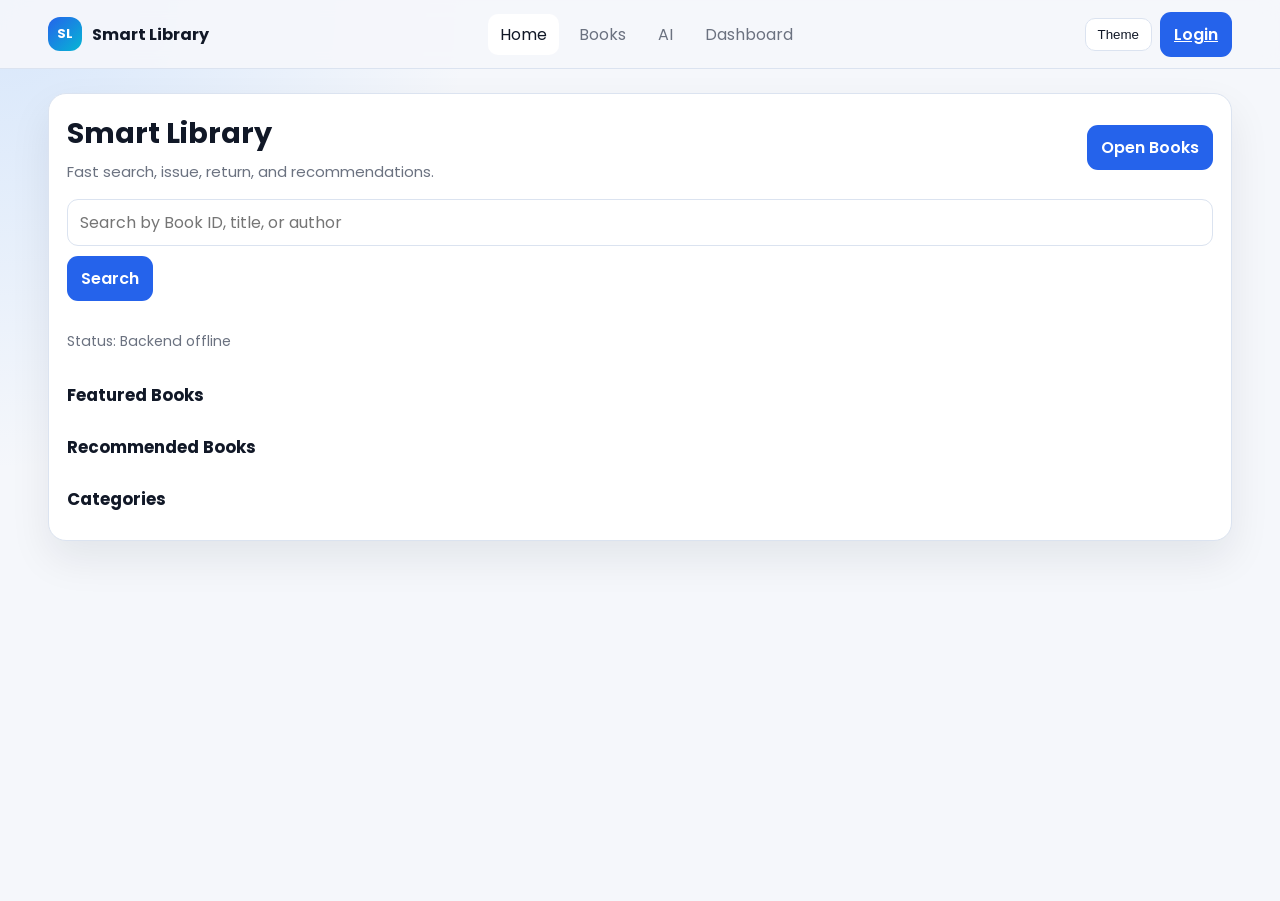
<file: frontend/index.html>
<!DOCTYPE html>
<html lang="en">
<head>
    <meta charset="UTF-8">
    <meta name="viewport" content="width=device-width, initial-scale=1.0">
    <title>Smart Library</title>
    <link rel="preconnect" href="https://fonts.googleapis.com">
    <link rel="preconnect" href="https://fonts.gstatic.com" crossorigin>
    <link href="https://fonts.googleapis.com/css2?family=Poppins:wght@400;500;600;700&display=swap" rel="stylesheet">
    <link rel="stylesheet" href="style.css">
</head>
<body>
    <header class="navbar"></header>

    <main class="app-shell">
        <section class="card grid" style="gap:16px;">
            <div class="row">
                <div>
                    <h1 class="title">Smart Library</h1>
                    <p class="subtext">Fast search, issue, return, and recommendations.</p>
                </div>
                <div class="actions">
                    <button class="btn btn-primary" id="goBooksBtn" type="button">Open Books</button>
                </div>
            </div>

            <form id="globalSearchForm" class="row" style="align-items:stretch;">
                <input class="input" id="globalSearchInput" type="text" placeholder="Search by Book ID, title, or author">
                <button class="btn btn-primary" type="submit">Search</button>
            </form>

            <p class="small">Status: <span id="homeStatus">Loading...</span></p>

            <section>
                <h2 class="section-title">Featured Books</h2>
                <div id="featuredBooks"></div>
            </section>

            <section>
                <h2 class="section-title">Recommended Books</h2>
                <div id="recommendedBooks"></div>
            </section>

            <section>
                <h2 class="section-title">Categories</h2>
                <div id="categories" class="actions"></div>
            </section>
        </section>
    </main>

    <script src="assets/js/nav-auth.js"></script>
    <script src="assets/js/book-card.js"></script>
    <script src="script.js"></script>
</body>
</html>
</file>
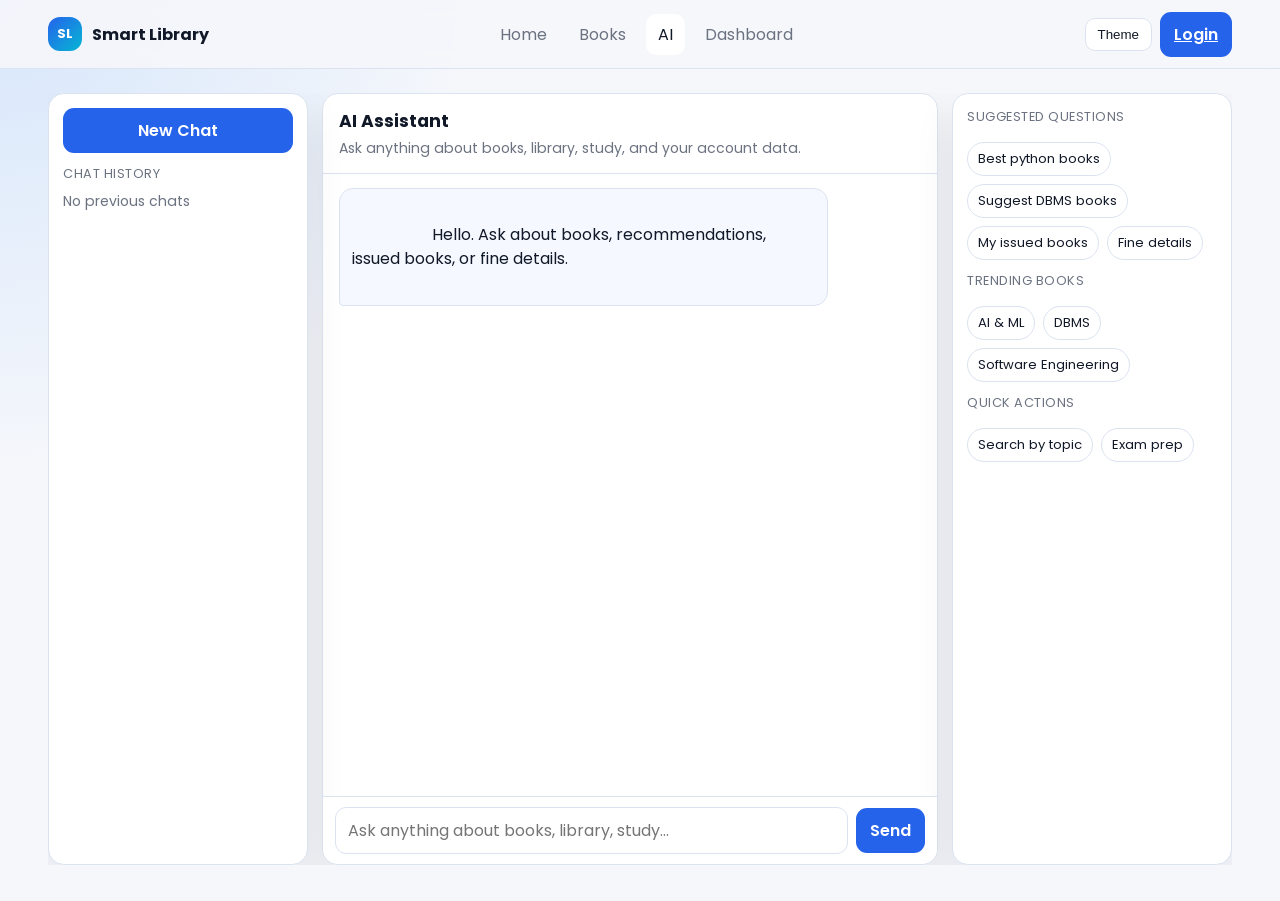
<file: frontend/pages/ai-features.html>
<!DOCTYPE html>
<html lang="en">
<head>
    <meta charset="UTF-8">
    <meta name="viewport" content="width=device-width, initial-scale=1.0">
    <title>AI Features | Smart Library</title>
    <link rel="preconnect" href="https://fonts.googleapis.com">
    <link rel="preconnect" href="https://fonts.gstatic.com" crossorigin>
    <link href="https://fonts.googleapis.com/css2?family=Poppins:wght@400;500;600;700&display=swap" rel="stylesheet">
    <link rel="stylesheet" href="../style.css">
    <style>
        html,
        body.ai-assistant-page {
            height: 100%;
            overflow: hidden;
        }

        body.ai-assistant-page .app-shell {
            height: calc(100vh - 68px);
            min-height: 0;
            overflow: hidden;
        }

        .ai-assistant-shell {
            height: 100%;
            min-height: 0;
            display: grid;
            grid-template-columns: 260px minmax(0, 1fr) 280px;
            gap: 14px;
            overflow: hidden;
        }

        .ai-panel {
            background: var(--surface);
            border: 1px solid var(--border);
            border-radius: 16px;
            box-shadow: var(--shadow);
        }

        .ai-left {
            padding: 14px;
            display: grid;
            grid-template-rows: auto 1fr;
            gap: 12px;
            min-height: 0;
            height: 100%;
            position: sticky;
            top: 0;
            overflow: hidden;
        }

        .ai-new-chat {
            width: 100%;
        }

        .ai-sidebar-block {
            min-height: 0;
            overflow-y: auto;
        }

        .ai-sidebar-label {
            margin: 0 0 8px;
            font-size: 0.8rem;
            text-transform: uppercase;
            letter-spacing: 0.04em;
            color: var(--text-muted);
        }

        .ai-history-list {
            list-style: none;
            margin: 0;
            padding: 0;
            display: grid;
            gap: 6px;
        }

        .ai-history-item {
            width: 100%;
            border: 1px solid var(--border);
            border-radius: 10px;
            background: transparent;
            color: var(--text);
            font: inherit;
            text-align: left;
            padding: 8px 10px;
            cursor: pointer;
        }

        .ai-history-item:hover {
            background: var(--surface-soft);
        }

        .ai-main {
            padding: 0;
            height: 100%;
            min-height: 0;
            display: grid;
            grid-template-rows: auto 1fr auto;
            overflow: hidden;
        }

        .ai-main-head {
            border-bottom: 1px solid var(--border);
            padding: 14px 16px;
        }

        .ai-main-head h1 {
            margin: 0;
            font-size: 1.08rem;
        }

        .ai-main-head p {
            margin: 4px 0 0;
            color: var(--text-muted);
            font-size: 0.88rem;
        }

        .ai-messages {
            padding: 14px 16px;
            overflow-y: auto;
            scroll-behavior: smooth;
            display: grid;
            gap: 10px;
            align-content: start;
            min-height: 0;
        }

        .ai-row {
            display: flex;
        }

        .ai-row-user {
            justify-content: flex-end;
        }

        .ai-row-assistant {
            justify-content: flex-start;
        }

        .ai-bubble {
            max-width: min(720px, 84%);
            border-radius: 14px;
            padding: 10px 12px;
            line-height: 1.5;
            border: 1px solid var(--border);
            white-space: pre-wrap;
            word-break: break-word;
        }

        .ai-bubble-user {
            background: var(--primary);
            border-color: color-mix(in srgb, var(--primary) 70%, var(--border));
            color: #fff;
            border-bottom-right-radius: 4px;
        }

        .ai-bubble-assistant {
            background: color-mix(in srgb, var(--surface-soft) 56%, var(--surface));
            border-bottom-left-radius: 4px;
        }

        .ai-book-list,
        .ai-fine-list {
            margin-top: 8px;
            display: grid;
            gap: 8px;
        }

        .ai-mini-card {
            border: 1px solid var(--border);
            border-radius: 10px;
            padding: 8px 10px;
            background: color-mix(in srgb, var(--surface) 90%, transparent);
        }

        .ai-mini-card strong {
            display: block;
            margin-bottom: 2px;
        }

        .ai-input-wrap {
            border-top: 1px solid var(--border);
            padding: 10px 12px;
            position: sticky;
            bottom: 0;
            background: var(--surface);
            z-index: 2;
        }

        .ai-input-row {
            display: grid;
            grid-template-columns: minmax(0, 1fr) auto;
            gap: 8px;
            align-items: center;
        }

        .ai-chat-input {
            width: 100%;
        }

        .ai-right {
            padding: 14px;
            display: grid;
            gap: 12px;
            align-content: start;
            height: 100%;
            position: sticky;
            top: 0;
            overflow-y: auto;
        }

        .ai-right-group {
            display: grid;
            gap: 8px;
        }

        .ai-chip-list {
            display: flex;
            gap: 8px;
            flex-wrap: wrap;
        }

        .ai-chip {
            border: 1px solid var(--border);
            border-radius: 999px;
            background: transparent;
            color: var(--text);
            font: inherit;
            font-size: 0.82rem;
            padding: 6px 10px;
            cursor: pointer;
        }

        .ai-chip:hover {
            background: var(--surface-soft);
        }

        @media (max-width: 1080px) {
            .ai-assistant-shell {
                grid-template-columns: 220px minmax(0, 1fr);
            }

            .ai-right {
                display: none;
            }
        }

        @media (max-width: 768px) {
            html,
            body.ai-assistant-page {
                overflow: auto;
            }

            body.ai-assistant-page .app-shell {
                height: auto;
                overflow: visible;
            }

            .ai-assistant-shell {
                grid-template-columns: 1fr;
                height: auto;
                overflow: visible;
            }

            .ai-left {
                order: 2;
                min-height: 280px;
                position: static;
            }

            .ai-main {
                order: 1;
                min-height: calc(100vh - 210px);
            }
        }
    </style>
</head>
<body class="ai-assistant-page">
    <header class="navbar"></header>

    <main class="app-shell">
        <section class="ai-assistant-shell">
            <aside class="ai-panel ai-left">
                <button id="aiNewChatBtn" class="btn btn-primary ai-new-chat" type="button">New Chat</button>
                <div class="ai-sidebar-block">
                    <p class="ai-sidebar-label">Chat History</p>
                    <ul id="aiHistoryList" class="ai-history-list"></ul>
                </div>
            </aside>

            <section class="ai-panel ai-main">
                <div class="ai-main-head">
                    <h1>AI Assistant</h1>
                    <p id="aiStatusText">Ask anything about books, library, study, and your account data.</p>
                </div>
                <div id="aiMessages" class="ai-messages"></div>
                <form id="aiChatForm" class="ai-input-wrap">
                    <div class="ai-input-row">
                        <input
                            id="aiChatInput"
                            class="input ai-chat-input"
                            type="text"
                            placeholder="Ask anything about books, library, study..."
                            autocomplete="off"
                            required
                        >
                        <button id="aiSendBtn" class="btn btn-primary" type="submit">Send</button>
                    </div>
                </form>
            </section>

            <aside class="ai-panel ai-right">
                <section class="ai-right-group">
                    <p class="ai-sidebar-label">Suggested Questions</p>
                    <div class="ai-chip-list">
                        <button class="ai-chip" type="button" data-ai-prompt="Best python books">Best python books</button>
                        <button class="ai-chip" type="button" data-ai-prompt="Suggest DBMS books">Suggest DBMS books</button>
                        <button class="ai-chip" type="button" data-ai-prompt="My issued books">My issued books</button>
                        <button class="ai-chip" type="button" data-ai-prompt="Fine details">Fine details</button>
                    </div>
                </section>
                <section class="ai-right-group">
                    <p class="ai-sidebar-label">Trending Books</p>
                    <div class="ai-chip-list">
                        <button class="ai-chip" type="button" data-ai-prompt="Show trending AI books">AI & ML</button>
                        <button class="ai-chip" type="button" data-ai-prompt="Show trending DBMS books">DBMS</button>
                        <button class="ai-chip" type="button" data-ai-prompt="Recommend software engineering books">Software Engineering</button>
                    </div>
                </section>
                <section class="ai-right-group">
                    <p class="ai-sidebar-label">Quick Actions</p>
                    <div class="ai-chip-list">
                        <button class="ai-chip" type="button" data-ai-prompt="Search books on data structures">Search by topic</button>
                        <button class="ai-chip" type="button" data-ai-prompt="Suggest books for exam preparation">Exam prep</button>
                    </div>
                </section>
            </aside>
        </section>
    </main>

    <script src="../assets/js/nav-auth.js"></script>
    <script src="../assets/js/ai-features.js"></script>
</body>
</html>
</file>
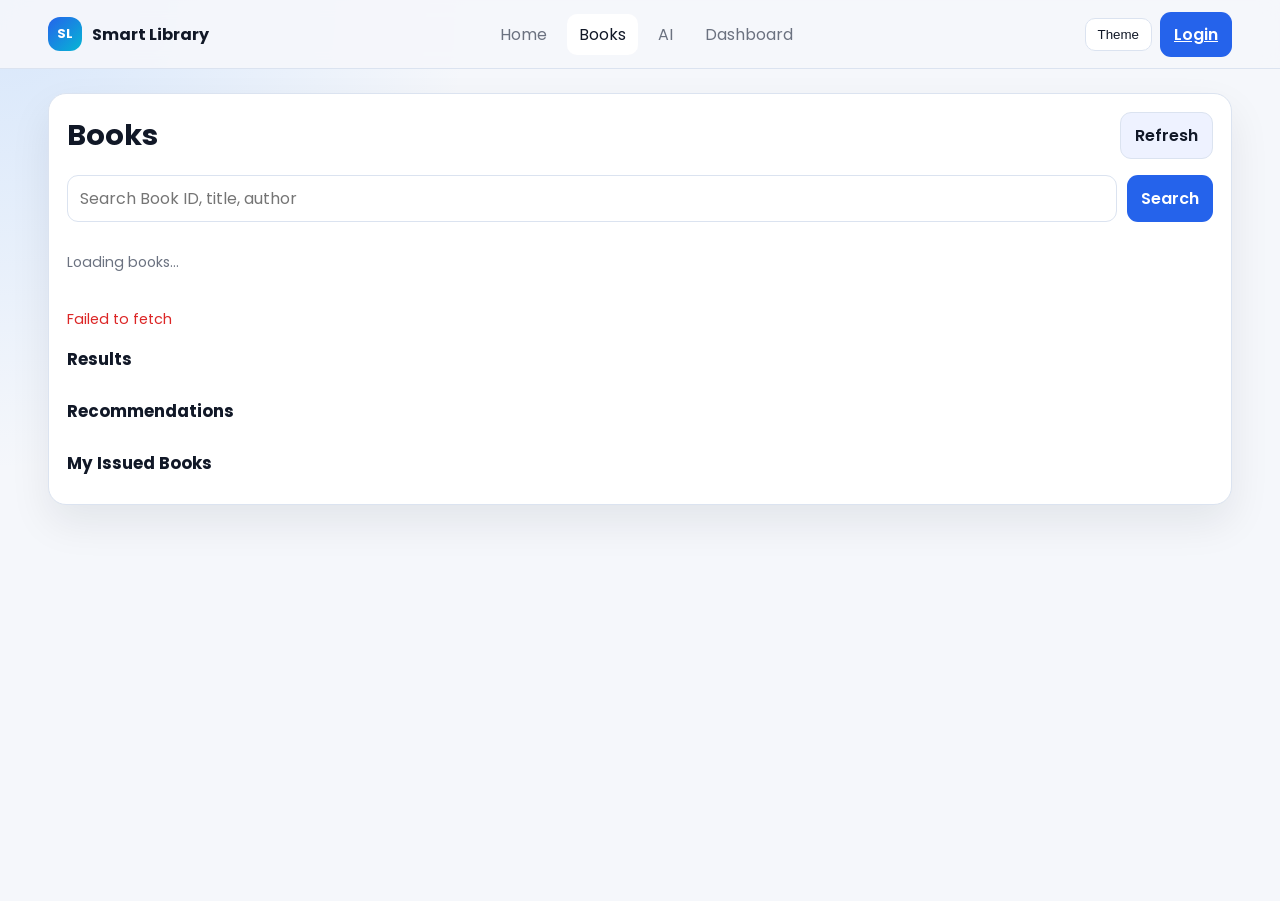
<file: frontend/pages/books.html>
<!DOCTYPE html>
<html lang="en">
<head>
    <meta charset="UTF-8">
    <meta name="viewport" content="width=device-width, initial-scale=1.0">
    <title>Books | Smart Library</title>
    <link rel="preconnect" href="https://fonts.googleapis.com">
    <link rel="preconnect" href="https://fonts.gstatic.com" crossorigin>
    <link href="https://fonts.googleapis.com/css2?family=Poppins:wght@400;500;600;700&display=swap" rel="stylesheet">
    <link rel="stylesheet" href="../style.css">
</head>
<body>
    <header class="navbar"></header>

    <main class="app-shell">
        <section class="card grid" style="gap:16px;">
            <div class="row">
                <h1 class="title">Books</h1>
                <div class="actions">
                    <button class="btn btn-secondary" id="refreshButton" type="button">Refresh</button>
                </div>
            </div>

            <form id="searchForm" class="row" style="align-items:stretch;">
                <div class="search-input-wrap">
                    <input class="input" id="searchInput" type="text" placeholder="Search Book ID, title, author" autocomplete="off" required>
                    <div id="searchSuggestions" class="search-suggestions" style="display:none;"></div>
                </div>
                <button class="btn btn-primary" type="submit">Search</button>
            </form>

            <p class="small" id="booksStatus">Loading...</p>
            <p class="form-message" id="booksActionMessage"></p>

            <section>
                <h2 class="section-title">Results</h2>
                <div id="booksContainer"></div>
            </section>

            <section>
                <h2 class="section-title">Recommendations</h2>
                <div id="recommendContainer"></div>
            </section>

            <section>
                <h2 class="section-title">My Issued Books</h2>
                <div id="issuedList"></div>
            </section>

            <section id="adminSection" style="display:none;">
                <h2 class="section-title">Admin Book Controls</h2>
                <form id="addBookForm" class="grid grid-2">
                    <input class="input" name="title" placeholder="Title" required>
                    <input class="input" name="author_name" placeholder="Author" required>
                    <input class="input" name="category" placeholder="Category" value="General">
                    <input class="input" name="published_date" placeholder="Published Date">
                    <input class="input" name="total_copies" type="number" min="1" value="5">
                    <input class="input" name="isbn" placeholder="ISBN">
                    <input class="input" name="cover_url" placeholder="Cover URL">
                    <input class="input" name="description" placeholder="Description">
                    <button class="btn btn-primary" type="submit">Add Book</button>
                </form>
            </section>
        </section>
    </main>

    <section class="modal" id="issueModal">
        <article class="card" style="width:min(480px, 100%);">
            <h3 class="title" style="font-size:1.1rem;">Issue Book</h3>
            <p class="small" id="issueBookTitle">Book</p>
            <form id="issueForm" class="grid">
                <input id="issueBookId" type="hidden">
                <select id="issueStudentId" class="input"></select>
                <input id="issueDate" class="input" type="date" required>
                <input id="dueDate" class="input" type="date" required>
                <div class="actions">
                    <button class="btn btn-secondary" id="cancelIssue" type="button">Cancel</button>
                    <button class="btn btn-primary" type="submit">Confirm</button>
                </div>
            </form>
        </article>
    </section>

    <section class="modal" id="alertModal">
        <article class="card" style="width:min(420px, 100%);">
            <h3 class="title" id="alertModalTitle" style="font-size:1.1rem;">Notification</h3>
            <p class="small" id="alertModalMessage"></p>
            <div class="actions" style="justify-content:flex-end;">
                <button class="btn btn-secondary" id="alertModalCancel" type="button">Cancel</button>
                <button class="btn btn-primary" id="alertModalConfirm" type="button">OK</button>
            </div>
        </article>
    </section>

    <script src="../assets/js/nav-auth.js"></script>
    <script src="../assets/js/book-card.js"></script>
    <script>
        const API_BASE = "https://smart-library-backend-ngj7.onrender.com/api/books";
        const API_STUDENTS = "https://smart-library-backend-ngj7.onrender.com/api/students";

        const currentUser = JSON.parse(localStorage.getItem("smartLibraryUser") || "null");
        const token = localStorage.getItem("smartLibraryToken");
        const isAdminLike = ["admin", "librarian"].includes((currentUser?.role || "").toLowerCase());

        const booksContainer = document.getElementById("booksContainer");
        const recommendContainer = document.getElementById("recommendContainer");
        const issuedList = document.getElementById("issuedList");
        const booksStatus = document.getElementById("booksStatus");
        const booksActionMessage = document.getElementById("booksActionMessage");
        const searchInput = document.getElementById("searchInput");
        const searchSuggestions = document.getElementById("searchSuggestions");
        const alertModal = document.getElementById("alertModal");
        const alertModalTitle = document.getElementById("alertModalTitle");
        const alertModalMessage = document.getElementById("alertModalMessage");
        const alertModalCancel = document.getElementById("alertModalCancel");
        const alertModalConfirm = document.getElementById("alertModalConfirm");

        let students = [];
        let suggestionTimer = null;

        function getHeaders() {
            const headers = { "Content-Type": "application/json" };
            if (token) {
                headers.Authorization = `Bearer ${token}`;
            }
            return headers;
        }

        function showMessage(text, type = "") {
            booksActionMessage.textContent = text;
            booksActionMessage.className = `form-message ${type}`.trim();
        }

        function esc(value) {
            return String(value || "")
                .replace(/&/g, "&amp;")
                .replace(/</g, "&lt;")
                .replace(/>/g, "&gt;")
                .replace(/\"/g, "&quot;")
                .replace(/'/g, "&#39;");
        }

        function bookCard(book, highlightQuery = "") {
            return window.SmartLibraryBookCard.renderBookCard(book, {
                user: currentUser,
                isAdminLike,
                showDelete: true,
                highlightQuery,
            });
        }

        function renderBooks(target, books, highlightQuery = "") {
            if (!books.length) {
                target.innerHTML = '<p class="small">No results found.</p>';
                return;
            }
            target.innerHTML = `<div class="grid books-grid">${books.map((book) => bookCard(book, highlightQuery)).join("")}</div>`;
        }

        function renderIssued(items) {
            if (!items.length) {
                issuedList.innerHTML = '<p class="small">No active issue records.</p>';
                return;
            }
            issuedList.innerHTML = `<div class="grid books-grid">${items.map((item) => `
                <article class="media-card">
                    <div class="media-content grid" style="gap:8px;">
                        <strong>${esc(item.title)}</strong>
                        <p class="small">Due: ${esc(item.due_at)}</p>
                        <div class="actions">
                            <button class="btn btn-secondary" type="button" data-action="return" data-book-id="${item.book_id}" data-transaction-id="${item.transaction_id}">Return</button>
                        </div>
                    </div>
                </article>
            `).join("")}</div>`;
        }

        function hideSuggestions() {
            searchSuggestions.style.display = "none";
            searchSuggestions.innerHTML = "";
        }

        function renderSuggestions(items = [], query = "") {
            if (!query || !items.length) {
                hideSuggestions();
                return;
            }
            searchSuggestions.innerHTML = items
                .map((item) => `<button type="button" class="search-suggestion-item" data-value="${esc(item.value)}">${esc(item.value)}</button>`)
                .join("");
            searchSuggestions.style.display = "block";
        }

        async function loadBooks(refresh = false) {
            booksStatus.textContent = "Loading books...";
            const response = await fetch(refresh ? `${API_BASE}?refresh=true` : API_BASE);
            const result = await response.json();
            if (!response.ok || !result.success) {
                throw new Error(result.message || "Unable to load books.");
            }
            renderBooks(booksContainer, result.data || []);
            booksStatus.textContent = "Ready";
        }

        async function loadRecommendations(query = "") {
            const response = await fetch(`${API_BASE}/recommendations?q=${encodeURIComponent(query)}`);
            const result = await response.json();
            if (!response.ok || !result.success) {
                recommendContainer.innerHTML = '<p class="small">No recommendations.</p>';
                return;
            }
            renderBooks(recommendContainer, result.data || []);
        }

        async function loadIssued() {
            if (!token) {
                issuedList.innerHTML = '<p class="small">Login required.</p>';
                return;
            }
            const response = await fetch(`${API_BASE}/my-issued`, { headers: getHeaders() });
            const result = await response.json();
            if (!response.ok || !result.success) {
                issuedList.innerHTML = `<p class="small">${esc(result.message || "Unable to load issue records.")}</p>`;
                return;
            }
            renderIssued(result.data || []);
        }

        async function loadStudents() {
            if (!isAdminLike || !token) {
                return;
            }
            const response = await fetch(API_STUDENTS, { headers: getHeaders() });
            const result = await response.json();
            students = response.ok && result.success ? (result.data || []) : [];
            const select = document.getElementById("issueStudentId");
            select.innerHTML = students.map((s) => `<option value="${s.id}">${esc(s.name)} (${esc(s.email)})</option>`).join("");
        }

        function openIssueModal(bookId, title) {
            if (!token) {
                showMessage("Please login first.", "error");
                return;
            }
            const modal = document.getElementById("issueModal");
            modal.classList.add("open");
            document.getElementById("issueBookTitle").textContent = title;
            document.getElementById("issueBookId").value = bookId;
            const today = new Date();
            const due = new Date(today);
            due.setDate(due.getDate() + 3);
            document.getElementById("issueDate").value = today.toISOString().slice(0, 10);
            document.getElementById("dueDate").value = due.toISOString().slice(0, 10);

            const select = document.getElementById("issueStudentId");
            if (isAdminLike) {
                select.style.display = "block";
            } else {
                select.style.display = "none";
            }
        }

        function closeIssueModal() {
            document.getElementById("issueModal").classList.remove("open");
        }

        function closeAlertModal() {
            alertModal.classList.remove("open");
        }

        function showAlertModal({
            title = "Notification",
            message = "",
            confirmText = "OK",
            cancelText = "",
            showCancel = false,
            onConfirm = null,
            onCancel = null,
        }) {
            alertModalTitle.textContent = title;
            alertModalMessage.textContent = message;
            alertModalConfirm.textContent = confirmText;
            alertModalCancel.textContent = cancelText || "Cancel";
            alertModalCancel.style.display = showCancel ? "inline-flex" : "none";

            alertModalConfirm.onclick = () => {
                closeAlertModal();
                if (typeof onConfirm === "function") {
                    onConfirm();
                }
            };
            alertModalCancel.onclick = () => {
                closeAlertModal();
                if (typeof onCancel === "function") {
                    onCancel();
                }
            };

            alertModal.classList.add("open");
        }

        function showInfoPopup(message, title = "Notification", confirmText = "OK") {
            return new Promise((resolve) => {
                showAlertModal({
                    title,
                    message,
                    confirmText,
                    showCancel: false,
                    onConfirm: () => resolve(true),
                });
            });
        }

        function showConfirmPopup(message, title = "Confirm", confirmText = "Confirm", cancelText = "Cancel") {
            return new Promise((resolve) => {
                showAlertModal({
                    title,
                    message,
                    confirmText,
                    cancelText,
                    showCancel: true,
                    onConfirm: () => resolve(true),
                    onCancel: () => resolve(false),
                });
            });
        }

        async function processReturn(payload, { skipConfirm = false } = {}) {
            if (!skipConfirm) {
                const confirmed = await showConfirmPopup(
                    "Are you sure you want to return this book?",
                    "Return Book",
                    "Return",
                    "Cancel"
                );
                if (!confirmed) {
                    return;
                }
            }

            const response = await fetch(`${API_BASE}/return`, {
                method: "POST",
                headers: getHeaders(),
                body: JSON.stringify(payload),
            });
            const result = await response.json();
            if (!response.ok || !result.success) {
                throw new Error(result.message || "Return failed.");
            }

            await showInfoPopup("Book returned successfully", "Success");

            const fine = Number(result.data?.fine_amount || 0);
            if (fine > 0) {
                const pay = confirm(`Fine: Rs. ${fine.toFixed(2)}. Pay now?`);
                if (pay) {
                    const payRes = await fetch(`${API_BASE}/pay-fine`, {
                        method: "POST",
                        headers: getHeaders(),
                        body: JSON.stringify({ transaction_id: payload.transaction_id, amount: fine }),
                    });
                    const payResult = await payRes.json();
                    if (payRes.ok && payResult.success) {
                        showMessage(`Returned. Fine paid (${payResult.data.payment_reference}).`, "success");
                    } else {
                        showMessage(`Returned. Fine pending: Rs. ${fine.toFixed(2)}.`, "error");
                    }
                } else {
                    showMessage(`Returned. Fine pending: Rs. ${fine.toFixed(2)}.`, "error");
                }
            } else {
                showMessage("Book returned.", "success");
            }

            await Promise.all([loadBooks(false), loadIssued()]);
        }

        async function checkDueBooks() {
            if (!token) {
                return;
            }
            const response = await fetch(`${API_BASE}/due-check`, { headers: getHeaders(), cache: "no-store" });
            const result = await response.json();
            if (!response.ok || !result.success) {
                return;
            }

            const dueBooks = Array.isArray(result.data) ? result.data : [];
            if (!dueBooks.length) {
                return;
            }

            const dueBook = dueBooks[0];
            const shouldReturn = await showConfirmPopup(
                "Book is due. Please return it.",
                `Due Date: ${dueBook.due_date || "-"}`,
                "Return",
                "Cancel"
            );
            if (!shouldReturn) {
                return;
            }

            await processReturn(
                {
                    transaction_id: Number(dueBook.transaction_id),
                    book_id: Number(dueBook.book_id),
                },
                { skipConfirm: true }
            );
        }

        async function issueBook(event) {
            event.preventDefault();
            const payload = {
                book_id: Number(document.getElementById("issueBookId").value),
                issue_date: document.getElementById("issueDate").value,
                due_date: document.getElementById("dueDate").value,
                student_id: isAdminLike ? Number(document.getElementById("issueStudentId").value || 0) : null,
            };
            const response = await fetch(`${API_BASE}/issue`, {
                method: "POST",
                headers: getHeaders(),
                body: JSON.stringify(payload),
            });
            const result = await response.json();
            if (!response.ok || !result.success) {
                throw new Error(result.message || "Issue failed.");
            }
            closeIssueModal();
            await showInfoPopup(`Book issued successfully. Due date: ${result.data?.due_date || "-"}`, "Success");
            showMessage("Book issued.", "success");
            await Promise.all([loadBooks(false), loadIssued()]);
        }

        async function returnBook(button) {
            await processReturn({
                transaction_id: Number(button.dataset.transactionId),
                book_id: Number(button.dataset.bookId),
            });
        }

        async function deleteBook(bookId) {
            if (!confirm("Delete this book?")) {
                return;
            }
            const response = await fetch(`${API_BASE}/admin/${bookId}`, {
                method: "DELETE",
                headers: getHeaders(),
            });
            const result = await response.json();
            if (!response.ok || !result.success) {
                throw new Error(result.message || "Delete failed.");
            }
            showMessage("Book removed.", "success");
            await loadBooks(false);
        }

        async function addBook(event) {
            event.preventDefault();
            const payload = Object.fromEntries(new FormData(event.currentTarget).entries());
            const response = await fetch(`${API_BASE}/admin/add`, {
                method: "POST",
                headers: getHeaders(),
                body: JSON.stringify(payload),
            });
            const result = await response.json();
            if (!response.ok || !result.success) {
                throw new Error(result.message || "Add book failed.");
            }
            event.currentTarget.reset();
            showMessage("Book added.", "success");
            await loadBooks(false);
        }

        async function searchBooks(event) {
            event.preventDefault();
            const q = searchInput.value.trim();
            hideSuggestions();
            if (!q) {
                await loadBooks(false);
                await loadRecommendations("");
                booksStatus.textContent = "Ready";
                return;
            }
            const response = await fetch(`${API_BASE}/search?q=${encodeURIComponent(q)}`);
            const result = await response.json();
            if (!response.ok || !result.success) {
                throw new Error(result.message || "Search failed.");
            }
            renderBooks(booksContainer, result.data || [], q);
            await loadRecommendations(q);
            booksStatus.textContent = `Search: ${q}`;
        }

        async function loadSuggestions(q) {
            if (!q) {
                hideSuggestions();
                return;
            }
            const response = await fetch(`${API_BASE}/suggestions?q=${encodeURIComponent(q)}`);
            const result = await response.json();
            if (!response.ok || !result.success) {
                hideSuggestions();
                return;
            }
            renderSuggestions(result.data || [], q);
        }

        document.getElementById("booksContainer").addEventListener("click", async (event) => {
            const button = event.target.closest("button[data-action]");
            if (!button) {
                return;
            }
            try {
                if (button.dataset.action === "issue") {
                    openIssueModal(Number(button.dataset.bookId), button.dataset.title);
                }
                if (button.dataset.action === "delete") {
                    await deleteBook(Number(button.dataset.bookId));
                }
            } catch (error) {
                showMessage(error.message, "error");
            }
        });

        document.getElementById("issuedList").addEventListener("click", async (event) => {
            const button = event.target.closest("button[data-action='return']");
            if (!button) {
                return;
            }
            try {
                await returnBook(button);
            } catch (error) {
                showMessage(error.message, "error");
            }
        });

        searchInput.addEventListener("input", (event) => {
            const q = event.target.value.trim();
            if (suggestionTimer) {
                clearTimeout(suggestionTimer);
            }
            suggestionTimer = setTimeout(() => {
                loadSuggestions(q).catch(() => hideSuggestions());
            }, 300);
        });

        searchInput.addEventListener("focus", () => {
            const q = searchInput.value.trim();
            if (q) {
                loadSuggestions(q).catch(() => hideSuggestions());
            }
        });

        searchSuggestions.addEventListener("click", async (event) => {
            const button = event.target.closest("button[data-value]");
            if (!button) {
                return;
            }
            searchInput.value = button.dataset.value || "";
            hideSuggestions();
            try {
                await searchBooks(new Event("submit"));
            } catch (error) {
                showMessage(error.message, "error");
            }
        });

        document.addEventListener("click", (event) => {
            if (!event.target.closest(".search-input-wrap")) {
                hideSuggestions();
            }
        });

        document.getElementById("cancelIssue").addEventListener("click", closeIssueModal);
        document.getElementById("issueModal").addEventListener("click", (event) => {
            if (event.target.id === "issueModal") {
                closeIssueModal();
            }
        });
        document.getElementById("issueDate").addEventListener("change", (event) => {
            const issueDate = event.target.value;
            if (!issueDate) {
                return;
            }
            const issue = new Date(issueDate);
            issue.setDate(issue.getDate() + 3);
            document.getElementById("dueDate").value = issue.toISOString().slice(0, 10);
        });
        document.getElementById("alertModal").addEventListener("click", (event) => {
            if (event.target.id === "alertModal") {
                closeAlertModal();
            }
        });

        document.getElementById("issueForm").addEventListener("submit", async (event) => {
            try {
                await issueBook(event);
            } catch (error) {
                showMessage(error.message, "error");
            }
        });

        document.getElementById("refreshButton").addEventListener("click", async () => {
            try {
                await loadBooks(true);
                await loadRecommendations("");
                showMessage("Books refreshed.", "success");
            } catch (error) {
                showMessage(error.message, "error");
            }
        });

        document.getElementById("searchForm").addEventListener("submit", async (event) => {
            try {
                await searchBooks(event);
            } catch (error) {
                showMessage(error.message, "error");
            }
        });

        document.getElementById("addBookForm")?.addEventListener("submit", async (event) => {
            try {
                await addBook(event);
            } catch (error) {
                showMessage(error.message, "error");
            }
        });

        (async function init() {
            if (isAdminLike) {
                document.getElementById("adminSection").style.display = "block";
                await loadStudents();
            }
            const query = new URLSearchParams(window.location.search).get("q") || "";
            searchInput.value = query;
            if (query) {
                await searchBooks(new Event("submit"));
            } else {
                await loadBooks(false);
                await loadRecommendations("");
            }
            await loadIssued();
            await checkDueBooks();
        })().catch((error) => {
            showMessage(error.message || "Unable to load page.", "error");
        });
    </script>
</body>
</html>
</file>
<file: frontend/style.css>
:root {
    --font-main: "Poppins", "Segoe UI", sans-serif;
    --bg: #f5f7fb;
    --surface: #ffffff;
    --surface-soft: #eef2ff;
    --text: #111827;
    --text-muted: #6b7280;
    --border: #dbe3f0;
    --primary: #2563eb;
    --primary-press: #1d4ed8;
    --success: #16a34a;
    --danger: #dc2626;
    --shadow: 0 18px 40px rgba(15, 23, 42, 0.08);
}

:root[data-theme="dark"] {
    --bg: #0b1120;
    --surface: #131c31;
    --surface-soft: #1b2742;
    --text: #eef2ff;
    --text-muted: #9ca3af;
    --border: #253556;
    --primary: #60a5fa;
    --primary-press: #3b82f6;
    --success: #22c55e;
    --danger: #f87171;
    --shadow: 0 18px 40px rgba(2, 8, 23, 0.4);
}

* {
    box-sizing: border-box;
}

html,
body {
    margin: 0;
    min-height: 100%;
    font-family: var(--font-main);
    background: radial-gradient(circle at top left, rgba(96, 165, 250, 0.2), transparent 30%), var(--bg);
    color: var(--text);
}

a {
    color: inherit;
}

.app-shell {
    width: 100%;
    min-height: calc(100vh - 68px);
    padding: 24px 24px 36px;
}

.navbar {
    position: sticky;
    top: 0;
    z-index: 30;
    background: color-mix(in srgb, var(--bg) 90%, transparent);
    backdrop-filter: blur(10px);
    border-bottom: 1px solid var(--border);
}

.nav-inner {
    width: 100%;
    padding: 0 24px;
    min-height: 68px;
    display: flex;
    align-items: center;
    justify-content: space-between;
    gap: 14px;
}

.brand {
    display: inline-flex;
    align-items: center;
    gap: 10px;
    text-decoration: none;
    font-weight: 700;
}

.brand-badge {
    width: 34px;
    height: 34px;
    border-radius: 12px;
    display: grid;
    place-items: center;
    color: #fff;
    background: linear-gradient(135deg, #2563eb, #06b6d4);
    font-size: 0.8rem;
    font-weight: 700;
}

.nav-links {
    list-style: none;
    margin: 0;
    padding: 0;
    display: flex;
    align-items: center;
    gap: 8px;
    flex-wrap: wrap;
}

.nav-links a,
.nav-links button {
    border: 0;
    background: transparent;
    color: var(--text-muted);
    padding: 9px 12px;
    border-radius: 10px;
    text-decoration: none;
    font: inherit;
    cursor: pointer;
    transition: 0.2s ease;
}

.nav-links a:hover,
.nav-links button:hover,
.nav-links .active-link {
    background: var(--surface);
    color: var(--text);
}

.nav-right {
    display: flex;
    align-items: center;
    gap: 8px;
}

.theme-toggle {
    border: 1px solid var(--border);
    border-radius: 10px;
    padding: 8px 12px;
    background: var(--surface);
    color: var(--text);
    cursor: pointer;
}

.avatar-menu {
    position: relative;
}

.avatar-btn {
    width: 38px;
    height: 38px;
    border-radius: 999px;
    border: 1px solid var(--border);
    background: linear-gradient(135deg, #2563eb, #06b6d4);
    color: #fff;
    font-weight: 700;
    cursor: pointer;
}

.avatar-dropdown {
    position: absolute;
    right: 0;
    top: calc(100% + 8px);
    min-width: 160px;
    border: 1px solid var(--border);
    border-radius: 12px;
    background: var(--surface);
    box-shadow: var(--shadow);
    display: none;
    overflow: hidden;
}

.avatar-dropdown.open {
    display: block;
}

.avatar-dropdown a,
.avatar-dropdown button {
    width: 100%;
    padding: 10px 12px;
    text-align: left;
    background: transparent;
    border: 0;
    color: var(--text);
    font: inherit;
    cursor: pointer;
    text-decoration: none;
}

.avatar-dropdown a:hover,
.avatar-dropdown button:hover {
    background: var(--surface-soft);
}

.bio-display {
    display: inline-flex;
    align-items: center;
    gap: 4px;
    flex-wrap: wrap;
}

.bio-display #profileBio {
    margin: 0;
}

.bio-edit-btn {
    border: 1px solid var(--border);
    border-radius: 8px;
    background: var(--surface);
    color: var(--text-muted);
    font: inherit;
    font-size: 0.78rem;
    line-height: 1;
    padding: 6px 8px;
    cursor: pointer;
}

.bio-edit-btn:hover {
    background: var(--surface-soft);
    color: var(--text);
}

.center-shell {
    min-height: calc(100vh - 68px);
}

.card {
    width: min(980px, 100%);
    background: var(--surface);
    border: 1px solid var(--border);
    border-radius: 18px;
    box-shadow: var(--shadow);
    padding: 18px;
}

.app-shell > .card {
    width: 100%;
}

.row {
    display: flex;
    gap: 10px;
    align-items: center;
    justify-content: space-between;
    flex-wrap: wrap;
}

.title {
    margin: 0;
    font-size: clamp(1.2rem, 2.4vw, 1.8rem);
}

.subtext {
    margin: 6px 0 0;
    color: var(--text-muted);
    font-size: 0.93rem;
}

.actions {
    display: flex;
    gap: 8px;
    flex-wrap: wrap;
}

.btn {
    border: 0;
    border-radius: 11px;
    padding: 10px 14px;
    font: inherit;
    font-weight: 600;
    cursor: pointer;
    transition: transform 0.15s ease, filter 0.15s ease;
}

.btn:active {
    transform: scale(0.97);
}

.btn-primary {
    background: var(--primary);
    color: #fff;
}

.btn-primary:hover {
    background: var(--primary-press);
}

.btn-secondary {
    background: var(--surface-soft);
    color: var(--text);
    border: 1px solid var(--border);
}

.btn-danger {
    background: var(--danger);
    color: #fff;
}

.input,
select,
textarea {
    width: 100%;
    border: 1px solid var(--border);
    border-radius: 11px;
    padding: 10px 12px;
    background: color-mix(in srgb, var(--surface) 88%, transparent);
    color: var(--text);
    font: inherit;
}

.search-input-wrap {
    position: relative;
    flex: 1;
    min-width: 260px;
}

.search-suggestions {
    position: absolute;
    top: calc(100% + 6px);
    left: 0;
    right: 0;
    background: var(--surface);
    border: 1px solid var(--border);
    border-radius: 10px;
    box-shadow: var(--shadow);
    z-index: 20;
    max-height: 260px;
    overflow-y: auto;
}

.search-suggestion-item {
    width: 100%;
    border: 0;
    border-bottom: 1px solid var(--border);
    background: transparent;
    color: var(--text);
    text-align: left;
    padding: 10px 12px;
    font: inherit;
    cursor: pointer;
}

.search-suggestion-item:last-child {
    border-bottom: 0;
}

.search-suggestion-item:hover {
    background: var(--surface-soft);
}

.search-highlight {
    background: color-mix(in srgb, var(--primary) 22%, #fde68a);
    color: inherit;
    border-radius: 3px;
    padding: 0 2px;
}

.grid {
    display: grid;
    gap: 12px;
}

.grid-2 {
    grid-template-columns: repeat(2, minmax(0, 1fr));
}

.grid-3 {
    grid-template-columns: repeat(3, minmax(0, 1fr));
}

.grid-auto {
    grid-template-columns: repeat(auto-fill, minmax(220px, 1fr));
}

.books-grid {
    gap: 24px;
    grid-template-columns: 1fr;
}

.media-card {
    border: 1px solid var(--border);
    border-radius: 14px;
    overflow: hidden;
    background: var(--surface);
    transition: transform 0.22s ease, box-shadow 0.22s ease;
}

.media-card:hover {
    transform: translateY(-6px) scale(1.02);
    box-shadow: 0 20px 35px rgba(15, 23, 42, 0.2);
}

.media-thumb {
    height: 190px;
    width: 100%;
    object-fit: cover;
    background: var(--surface-soft);
}

.media-content {
    padding: 12px;
}

.badge {
    display: inline-flex;
    align-items: center;
    border-radius: 999px;
    padding: 4px 8px;
    font-size: 0.78rem;
    border: 1px solid var(--border);
    color: var(--text-muted);
}

.badge.ok {
    color: var(--success);
}

.badge.warn {
    color: #d97706;
}

.form-message {
    margin: 6px 0 0;
    font-size: 0.9rem;
    color: var(--text-muted);
}

.form-message.success {
    color: var(--success);
}

.form-message.error {
    color: var(--danger);
}

.section-title {
    margin: 0 0 10px;
    font-size: 1.05rem;
}

.small {
    font-size: 0.88rem;
    color: var(--text-muted);
}

.table-wrap {
    overflow-x: auto;
}

table {
    width: 100%;
    border-collapse: collapse;
}

th,
td {
    text-align: left;
    border-bottom: 1px solid var(--border);
    padding: 10px 8px;
    white-space: nowrap;
    font-size: 0.9rem;
}

.modal {
    position: fixed;
    inset: 0;
    background: rgba(0, 0, 0, 0.5);
    display: flex;
    align-items: center;
    justify-content: center;
    padding: 12px;
    z-index: 40;
    opacity: 0;
    visibility: hidden;
    pointer-events: none;
    transition: opacity 0.2s ease, visibility 0.2s ease;
}

.modal.open {
    opacity: 1;
    visibility: visible;
    pointer-events: auto;
}

.modal > .card {
    transform: translateY(8px) scale(0.98);
    transition: transform 0.2s ease;
}

.modal.open > .card {
    transform: translateY(0) scale(1);
}

@media (max-width: 940px) {
    .grid-2,
    .grid-3 {
        grid-template-columns: 1fr;
    }

    .nav-inner {
        padding: 8px 24px;
        align-items: flex-start;
        flex-direction: column;
    }

    .nav-right {
        width: 100%;
        justify-content: flex-end;
    }
}

@media (min-width: 640px) {
    .books-grid {
        grid-template-columns: repeat(2, minmax(0, 1fr));
    }
}

@media (min-width: 768px) {
    .books-grid {
        grid-template-columns: repeat(3, minmax(0, 1fr));
    }
}

@media (min-width: 1024px) {
    .app-shell,
    .nav-inner {
        padding-left: 48px;
        padding-right: 48px;
    }

    .books-grid {
        grid-template-columns: repeat(4, minmax(0, 1fr));
    }
}
</file>
